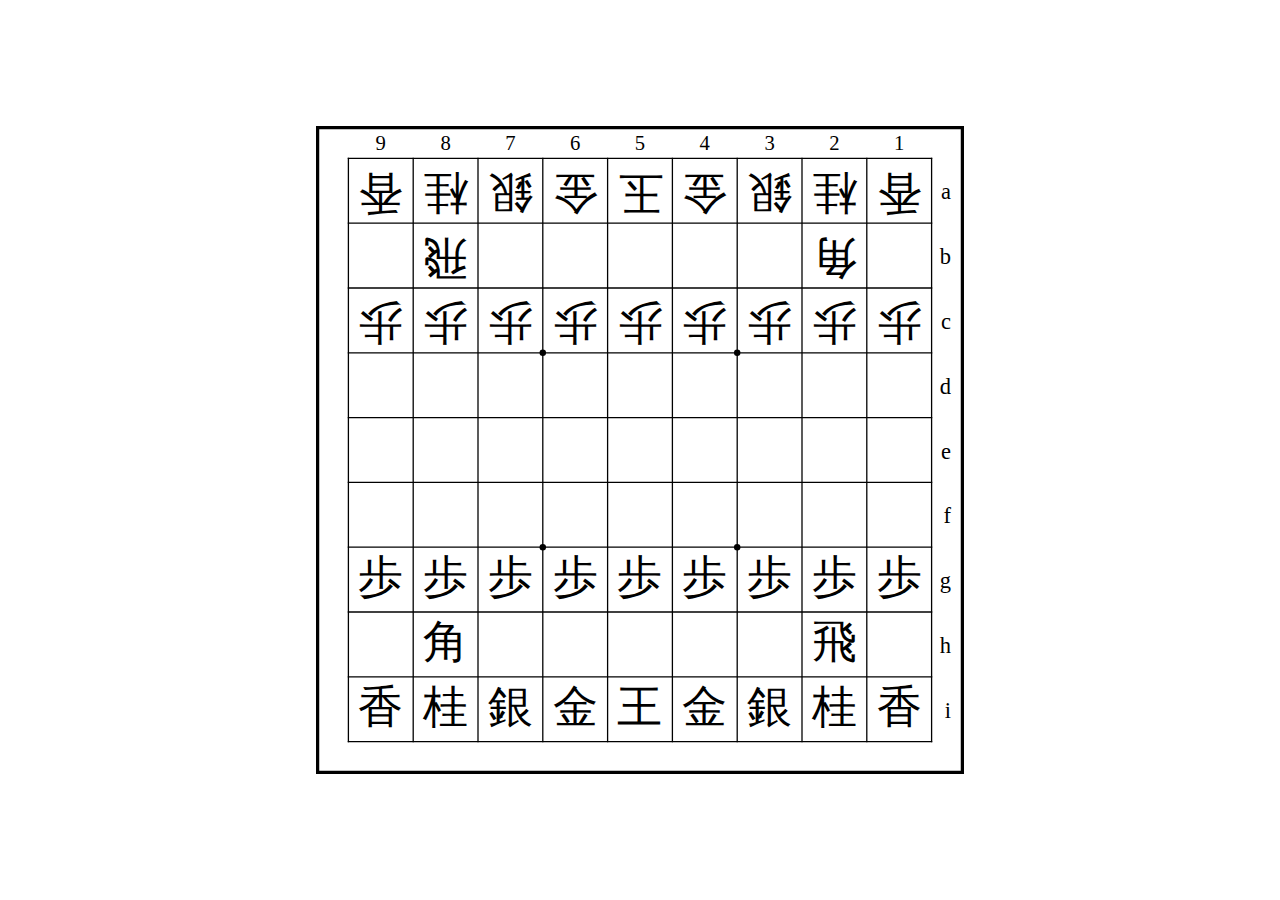
<file: index.html>
<!DOCTYPE html>
<html>
    <head>
        <title></title>
        <meta charset="UTF-8">
        <link rel="stylesheet" type="text/css" href="css/shogi.css" />
        <script type="text/javascript" src="js/main.js?version=5"></script>
        <script type="text/javascript" src="js/args.js?version=5"></script>
        <script type="text/javascript" src="js/shogi.js?version=5"></script>
        <script type="text/javascript" src="js/sfen.js?version=5"></script>
        <script type="text/javascript" src="js/piece.js?version=5"></script>
        <script type="text/javascript" src="js/hands.js?version=5"></script>
    </head>
    <style></style>
    <body>
        <div id="boardX" ></div>
        <script>createShogiBoard("boardX")</script>
    </body>
</html>
</file>
<file: css/shogi.css>
.play-field {
    display: flex;
    flex-wrap: nowrap;
    flex-direction: row;
    margin: auto;
    width: 90vmin;
    height: 72vmin;
    padding: 0;
    vertical-align: middle;
    top: 0;
    bottom: 0;
    right: 0;
    left: 0;
    position: absolute;
}

.board {
    position: relative;
    width: 80%;
    height: 100%;
}

.cell {
    position: absolute;
    width: 10%;
    height: 10%;
    padding: 0;
}

.cell-line {
    stroke: rgb(0,0,0);
    stroke-width: 0.2%;
}

.border-line {
    stroke: rgb(0,0,0);
    stroke-width: 1%;
}

.dot {
    stroke: rgb(0,0,0);
    stroke-width: 1%;
    stroke-linecap: round;
}

.board-svg {
    height: 100%;
    width: 100%;
    stroke-linecap: square;
    /*background: #ddd;*/
}

.piece {
    position: absolute;
    width: 10%;
    height: 10%;
    padding: 0;
    transition: top 0.5s, left 0.5s;
    font-size: 5vmin;
    text-align: center;
}

.promoted {
    color: #e00;
}

.hand {
    display: flex;
    flex-wrap: nowrap;
    flex-direction: column;
    width: 10%;
    height: 100%;
    position: relative;

    /* background: #ddd;*/
}

.captive {
    width: 100%;
    height: 10%;
    font-size: 4.5vmin;
    text-align: left;
    padding: 0.2vmin;
    align: center;

    /* background: #ccc;*/
}

.align-right {
    text-align: right;
}

.column-reverse {
    flex-direction: column-reverse;
}

.column-index {
    text-align: center;
    font-size: 2.3vmin;
    position: absolute;
    width: 10%;
    height: 2%;
    top: 1%;
    padding: 0;
}

.row-index {
    text-align: right;
    line-height: 300%;
    font-size: 2.5vmin;
    position: absolute;
    width: 2%;
    height: 10%;
    left: 96%;
    padding: 0;
}

.cell00 {
    visibility: hidden;
}
</file>
